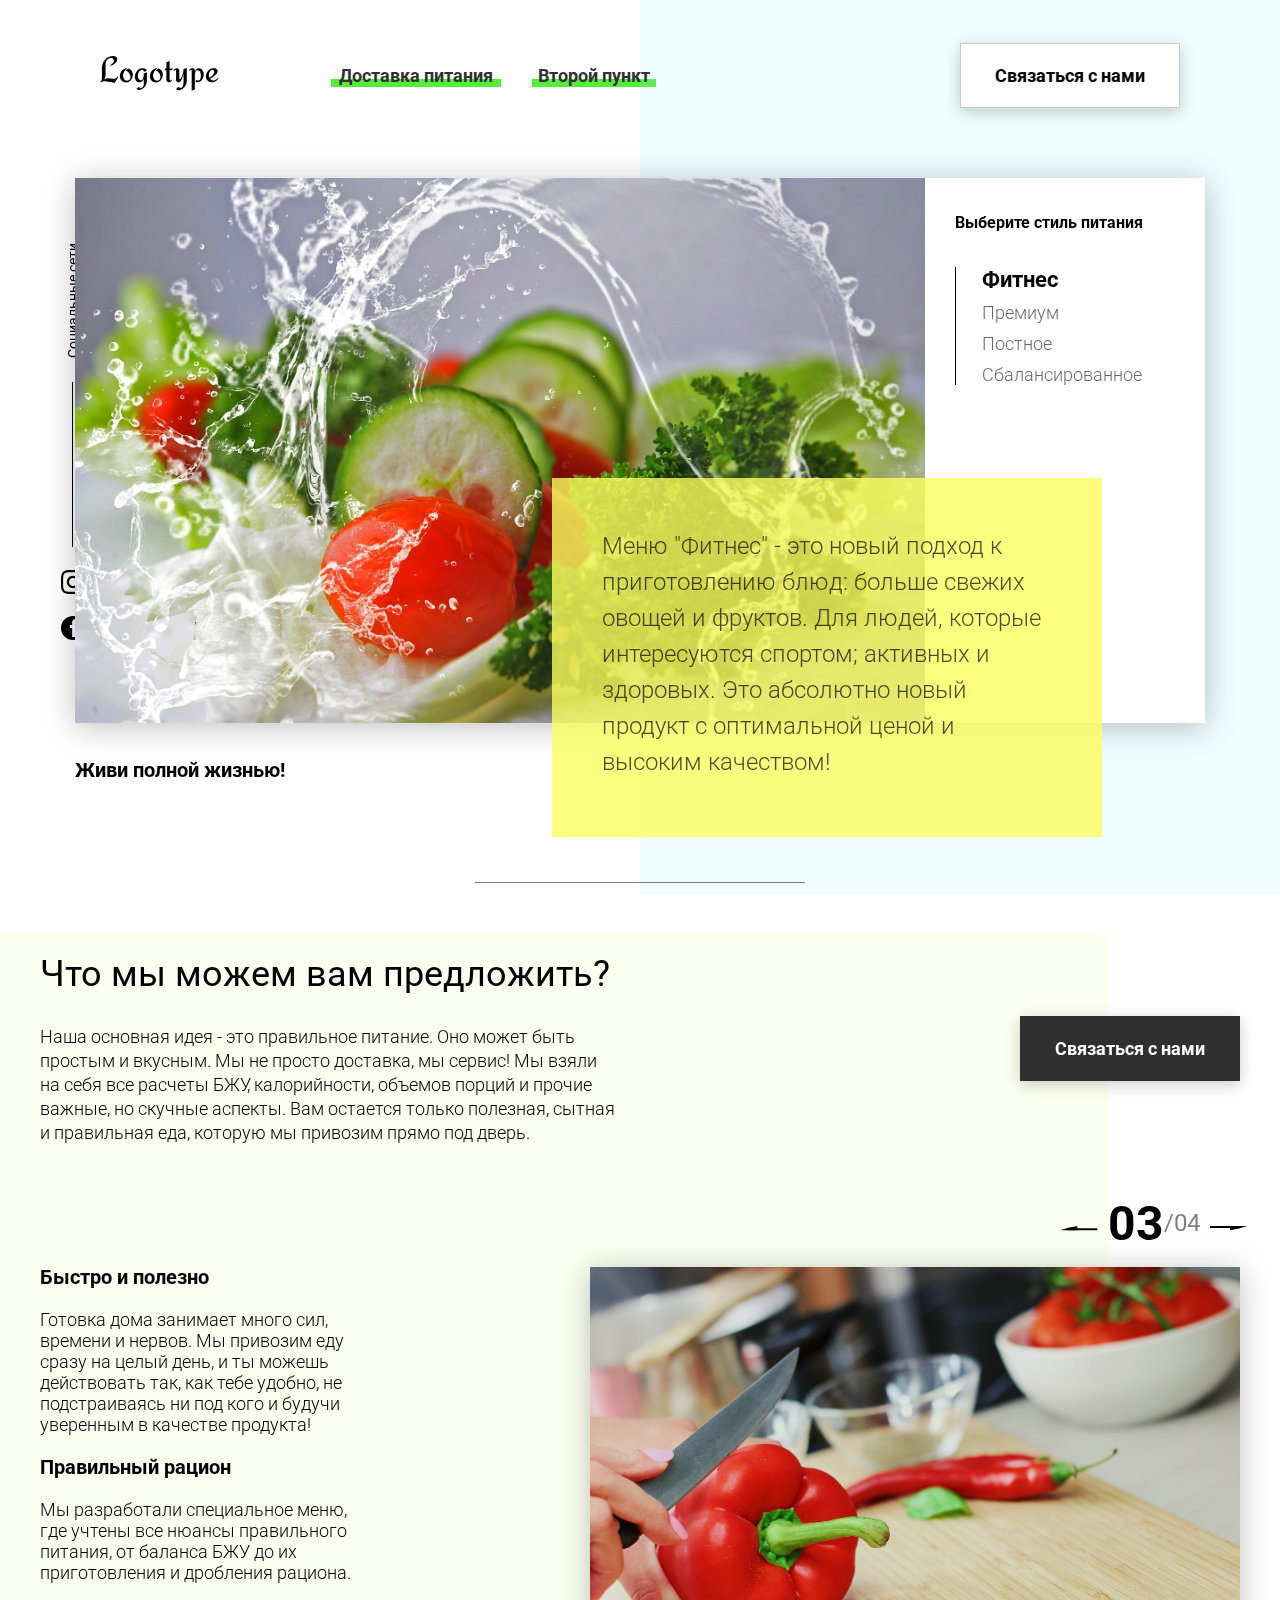
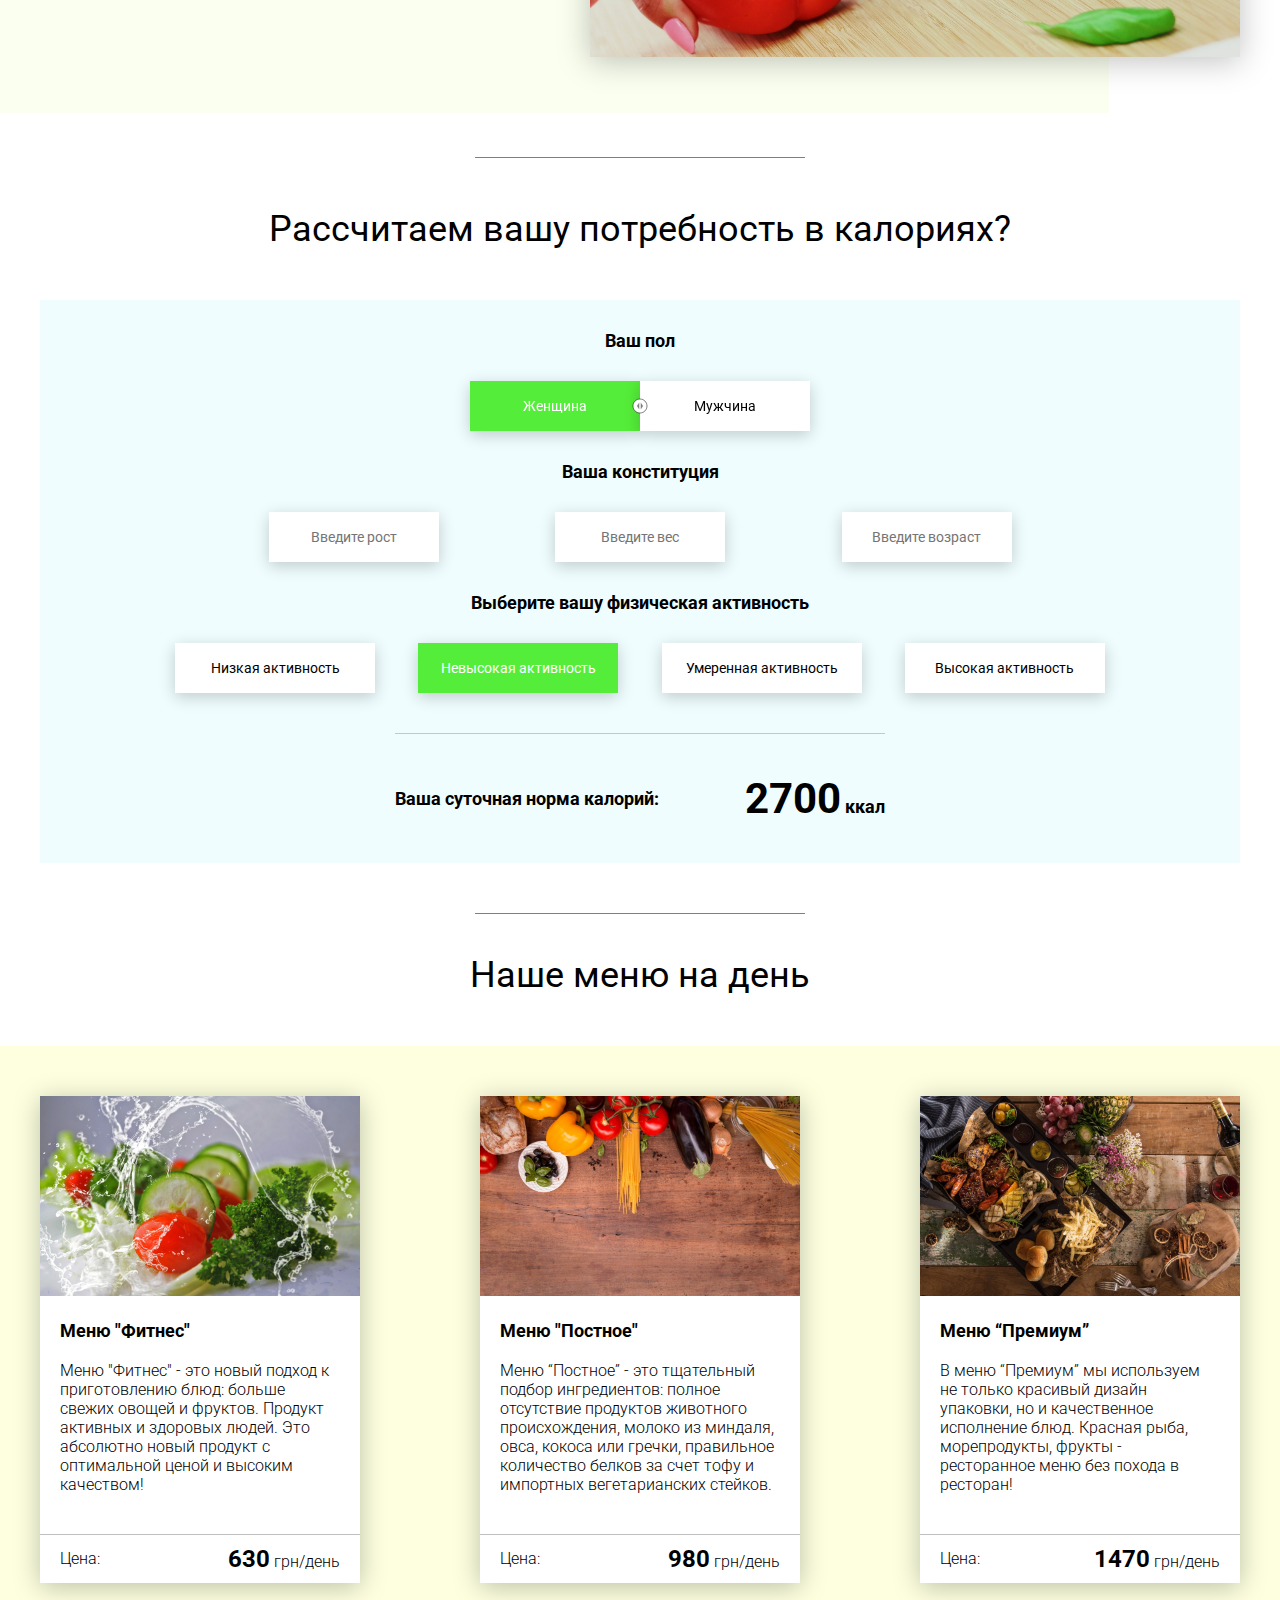
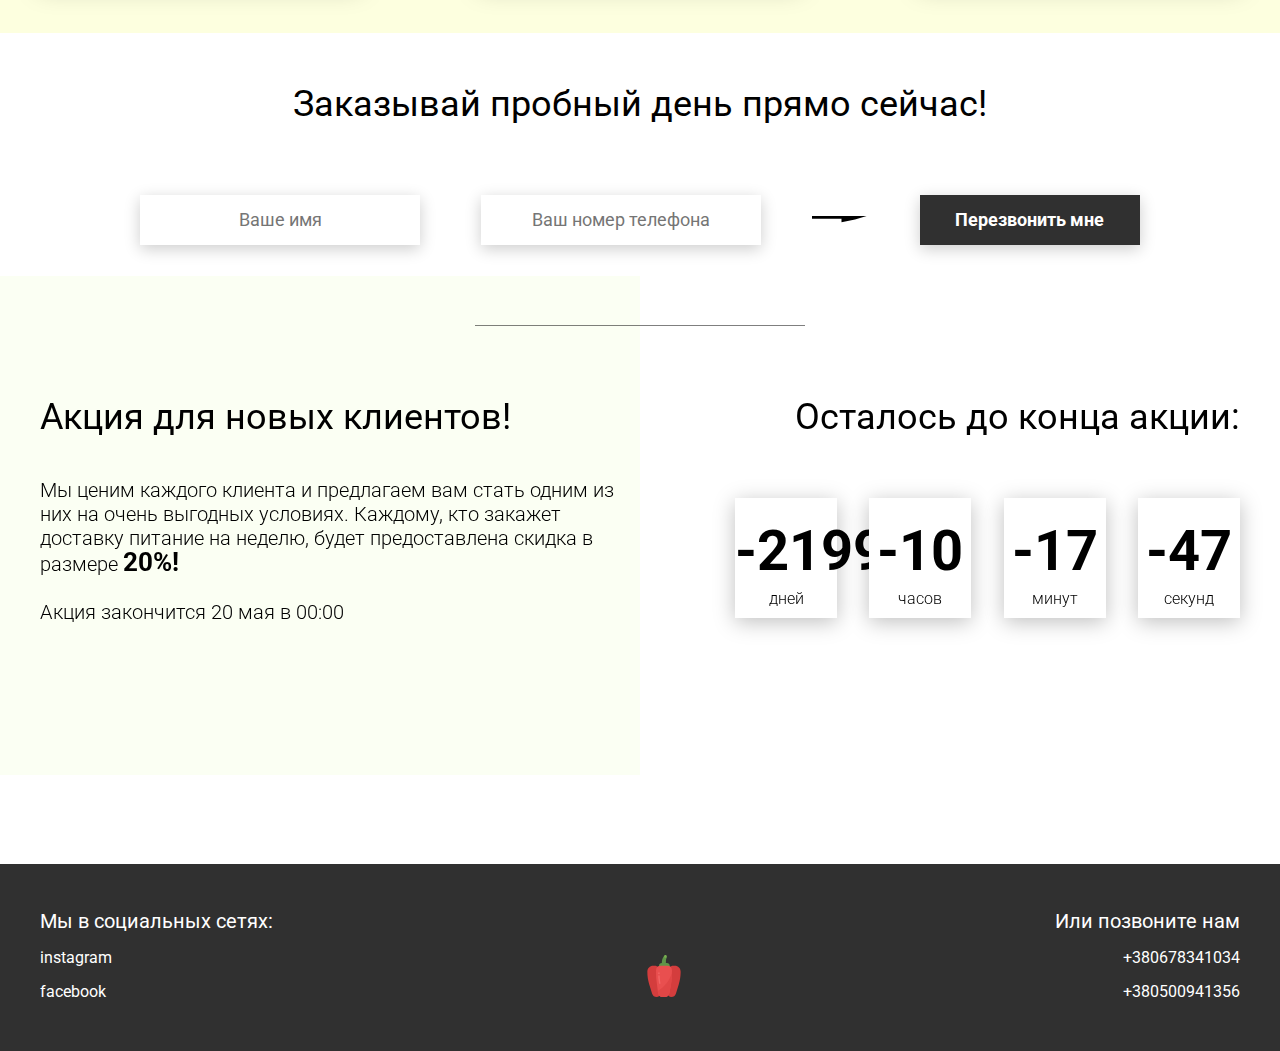
<file: project/index.html>
<!DOCTYPE html>
<html lang="en">
<head>
    <meta charset="UTF-8">
    <meta name="viewport" content="width=device-width, initial-scale=1.0">
    <title>Food</title>
    <link rel="stylesheet" href="css/style.css">
</head>
<body>
    <header class="header">
        <div class="header__left-block">
            <div class="header__logo">
                <img src="icons/logo.svg" alt="Логотип">
            </div>
            <nav class="header__links">
                <a href="#" class="header__link">Доставка питания</a>
                <a href="#" class="header__link">Второй пункт</a>
            </nav>
        </div>
        <div class="header__right-block">
            <button data-modal class="btn btn_white">Связаться с нами</button>
        </div>
    </header>
    <div class="sidepanel">
        <div class="sidepanel__text"><span>Социальные сети</span></div>
        <div class="sidepanel__divider"></div>
        <a href="#" class="sidepanel__icon">
            <img src="icons/instagram.svg" alt="instagram">
        </a>
        <a href="#" class="sidepanel__icon">
            <img src="icons/facebook.svg" alt="facebook">
        </a>
    </div>

    <div class="preview">
        <div class="bgc_blue"></div>
        <div class="container">
            <div class="tabcontainer">
                <div class="tabcontent">
                    <img src="img/tabs/vegy.jpg" alt="vegy">
                    <div class="tabcontent__descr">
                        Меню "Фитнес" - это новый подход к приготовлению блюд: больше свежих овощей и фруктов. Для людей, которые интересуются спортом; активных и здоровых. Это абсолютно новый продукт с оптимальной ценой и высоким качеством!
                    </div>
                </div>
                <div class="tabcontent">
                    <img src="img/tabs/elite.jpg" alt="elite">
                    <div class="tabcontent__descr">
                        Меню “Премиум” - мы используем не только красивый дизайн упаковки, но и качественное исполнение блюд. Красная рыба, морепродукты, фрукты - ресторанное меню без похода в ресторан!                                     
                    </div>
                </div>
                <div class="tabcontent">
                    <img src="img/tabs/post.jpg" alt="post">
                    <div class="tabcontent__descr">
                        Наше специальное “Постное меню” - это тщательный подбор ингредиентов: полное отсутствие продуктов животного происхождения. Полная гармония с собой и природой в каждом элементе! Все будет Ом!                                     
                    </div>
                </div>
                <div class="tabcontent">
                    <img src="img/tabs/vegy.jpg" alt="vegy">
                    <div class="tabcontent__descr">
                        Меню "Сбалансированное" - это соответствие вашего рациона всем научным рекомендациям. Мы тщательно просчитываем вашу потребность в к/б/ж/у и создаем лучшие блюда для вас.
                    </div>
                </div>
                <div class="tabheader">
                    <h3>Выберите стиль питания</h3>
                    <div class="tabheader__items">
                        <div class="tabheader__item tabheader__item_active">Фитнес</div>
                        <div class="tabheader__item">Премиум</div>
                        <div class="tabheader__item">Постное</div>
                        <div class="tabheader__item">Сбалансированное</div>
                    </div>
                </div>
            </div>
            <div class="preview__life">Живи полной жизнью!</div>
        </div>
    </div>

    <div class="divider"></div>

    <div class="offer">
        <div class="bgc_y"></div>
        <div class="container">
            <div class="offer__text">
                <h2 class="title">Что мы можем вам предложить?</h2>
                <div class="offer__descr">
                    Наша основная идея - это правильное питание. Оно может быть простым и вкусным. Мы не просто доставка, мы сервис! Мы взяли на себя все расчеты БЖУ, калорийности, объемов порций и прочие важные, но скучные аспекты. Вам остается только полезная, сытная и правильная еда, которую мы привозим прямо под дверь.
                </div>
            </div>
            <div class="offer__action">
                <button data-modal class="btn btn_dark">Связаться с нами</button>
            </div>
        </div>
        <div class="container">
            <div class="offer__advantages">
                <h2>Быстро и полезно</h2>
                <div class="offer__advantages-text">
                    Готовка дома занимает много сил, времени и нервов. Мы привозим еду сразу на целый день, и ты можешь действовать так, как тебе удобно, не подстраиваясь ни под кого и будучи уверенным в качестве продукта!
                </div>
                <h2>Правильный рацион</h2>
                <div class="offer__advantages-text">
                    Мы разработали специальное меню, где учтены все нюансы правильного питания, от баланса БЖУ до их приготовления и дробления рациона.
                </div>
            </div>
            <div class="offer__slider">
                <div class="offer__slider-counter">
                    <div class="offer__slider-prev">
                        <img src="icons/left.svg" alt="prev">
                    </div>
                    <span id="current">03</span>
                    /
                    <span id="total">04</span>
                    <div class="offer__slider-next">
                        <img src="icons/right.svg" alt="next">
                    </div>
                </div>
                <div class="offer__slider-wrapper">
                    <div class="offer__slide">
                        <img src="img/slider/pepper.jpg" alt="pepper">
                    </div>
                    <!-- <div class="offer__slide">
                        <img src="img/slider/food-12.jpg" alt="food">
                    </div>
                    <div class="offer__slide">
                        <img src="img/slider/olive-oil.jpg" alt="oil">
                    </div>
                    <div class="offer__slide">
                        <img src="img/slider/paprika.jpg" alt="paprika">
                    </div> -->
                </div>
            </div>
        </div>
    </div>

    <div class="divider"></div>

    <div class="calculating">
        <div class="container">
            <h2 class="title">Рассчитаем вашу потребность в калориях?
            </h2>
            <div class="calculating__field">
                <div class="calculating__subtitle">
                    Ваш пол
                </div>
                <div class="calculating__choose" id="gender">
                    <div class="calculating__choose-item calculating__choose-item_active">Женщина</div>
                    <div class="calculating__choose-item">Мужчина</div>
                </div>

                <div class="calculating__subtitle">
                    Ваша конституция
                </div>
                <div class="calculating__choose calculating__choose_medium">
                    <input type="text" id="height" placeholder="Введите рост" class="calculating__choose-item">
                    <input type="text" id="weight" placeholder="Введите вес"  class="calculating__choose-item">
                    <input type="text" id="age" placeholder="Введите возраст" class="calculating__choose-item">
                </div>

                <div class="calculating__subtitle">
                    Выберите вашу физическая активность
                </div>
                <div class="calculating__choose calculating__choose_big">
                    <div id="low" class="calculating__choose-item">Низкая активность </div>
                    <div id="small"  class="calculating__choose-item calculating__choose-item_active">Невысокая активность</div>
                    <div id="medium" class="calculating__choose-item">Умеренная активность</div>
                    <div id="high" class="calculating__choose-item">Высокая активность</div>
                </div>

                <div class="calculating__divider"></div>

                <div class="calculating__total">
                    <div class="calculating__subtitle">
                        Ваша суточная норма калорий:
                    </div>
                    <div class="calculating__result">
                        <span>2700</span> ккал
                    </div>
                </div>
            </div>
        </div>
    </div>

    <div class="divider"></div>

    <div class="menu">
        <h2 class="title">Наше меню на день</h2>

        <div class="menu__field">
            <div class="container">                
                   
            </div>
        </div>          
        
    </div>

    <div class="order">
        <div class="container">
            <div class="title">Заказывай пробный день прямо сейчас!</div>
            <form action="#" class="order__form">
                <input required placeholder="Ваше имя" name="name" type="text" class="order__input">
                <input required placeholder="Ваш номер телефона" name="phone" type="phone" class="order__input">
                <img src="icons/right.svg" alt="right">
                <button class="btn btn_dark btn_min">Перезвонить мне</button>
            </form>
        </div>
    </div>

    <div class="divider"></div>

    <div class="promotion">
        <div class="bgc_y"></div>
        <div class="container">
            <div class="promotion__text">
                <div class="title">Акция для новых клиентов!</div>
                <div class="promotion__descr">
                    Мы ценим каждого клиента и предлагаем вам стать одним из них на очень выгодных условиях. 
                    Каждому, кто закажет доставку питание на неделю, будет предоставлена скидка в размере <span>20%!</span>
                    <br><br>
                    Акция закончится 20 мая в 00:00
                </div>
            </div>
            <div class="promotion__timer">
                <div class="title">Осталось до конца акции:</div>
                <div class="timer">
                    <div class="timer__block">
                        <span id="days">12</span>
                        дней
                    </div>
                    <div class="timer__block">
                        <span id="hours">20</span>
                        часов
                    </div>
                    <div class="timer__block">
                        <span id="minutes">56</span>
                        минут
                    </div>
                    <div class="timer__block">
                        <span id="seconds">20</span>
                        секунд
                    </div>
                </div>
            </div>
        </div>
    </div>

    <footer class="footer">
        <div class="container">
            <div class="social">
                <div class="subtitle">Мы в социальных сетях:</div>
                <a href="#" class="link">instagram</a>
                <a href="#" class="link">facebook</a>
            </div>
            <div class="pepper">
                <img src="icons/veg.svg" alt="pepper">
            </div>
            <div class="call">
                <div class="subtitle">Или позвоните нам</div>
                <a href="#" class="link">+380678341034</a>
                <a href="#" class="link">+380500941356</a>
            </div>
        </div>
    </footer>

    <div class="modal">
        <div class="modal__dialog">
            <div class="modal__content">
                <form action="#">
                    <div data-close class="modal__close">&times;</div>
                    <div class="modal__title">Мы свяжемся с вами как можно быстрее!</div>
                    <input required placeholder="Ваше имя" name="name" type="text" class="modal__input">
                    <input required placeholder="Ваш номер телефона" name="phone" type="phone" class="modal__input">
                    <button class="btn btn_dark btn_min">Перезвонить мне</button>
                </form>
            </div>
        </div>
    </div>

    <script src="js/script.js"></script>
</body>
</html>
</file>
<file: project/css/style.css>
@import url(https://fonts.googleapis.com/css?family=Roboto:300,400,700&display=swap&subset=cyrillic-ext);*{box-sizing:border-box;margin:0;padding:0;font-family:Roboto,sans-serif}a{text-decoration:none}.btn{width:220px;height:65px;display:flex;justify-content:center;align-items:center;background-color:#fff;font-size:18px;font-weight:700;border:1px solid rgba(0,0,0,.2);box-shadow:0 4px 15px rgba(0,0,0,.2);cursor:pointer;transition:.3s all;outline:0}.btn_white{background-color:#fff}.btn_dark{background-color:#303030;color:#fff;border:none}.btn_min{height:50px}.btn:hover{box-shadow:0 4px 30px rgba(0,0,0,.3)}.container{max-width:1200px;margin:0 auto}.divider{width:330px;height:1px;margin:0 auto;background-color:rgba(0,0,0,.5)}.title{font-size:36px;font-weight:400}.header{display:flex;justify-content:space-between;align-items:center;height:150px;padding:0 100px}.header__left-block{display:flex;justify-content:space-between;min-width:550px}.header__logo{max-width:170px}.header__logo img{width:100%}.header__links{display:flex;align-items:center}.header__link{position:relative;margin-right:45px;font-weight:700;font-size:18px;color:#303030}.header__link:after{content:'';position:absolute;display:block;width:110%;left:-5%;bottom:-1px;z-index:-1;height:8px;background:#54ed39}.header__link:last-child{margin-right:0}.sidepanel{position:fixed;left:60px;top:240px;height:400px;width:25px;display:flex;flex-direction:column;justify-content:space-between;align-items:center}.sidepanel__text{width:120px;height:120px;font-size:14px}.sidepanel__text span{display:flex;transform:rotate(-90deg) translateX(-50px)}.sidepanel__divider{width:1px;height:165px;background-color:#000}.sidepanel__icon{width:24px;height:24px}.sidepanel__icon img{width:100%}.preview{padding:28px 0 100px 0;position:relative}.preview__life{font-weight:700;font-size:20px;margin-left:35px;margin-top:35px}.bgc_blue{position:absolute;right:0;top:-155px;width:50vw;height:900px;background:rgba(146,242,255,.15);z-index:-1}.tabcontainer{display:flex;width:1130px;margin:0 auto;box-shadow:0 4px 30px rgba(0,0,0,.25)}.tabcontent{width:850px;position:relative}.tabcontent img{width:100%;height:100%;object-fit:cover}.tabcontent__descr{position:absolute;top:300px;right:-177px;width:550px;height:359px;background:rgba(251,254,93,.8);padding:50px;font-size:24px;font-weight:300;line-height:36px;color:rgba(0,0,0,.7)}.tabheader{width:280px;padding:35px 30px;background-color:#fff}.tabheader h3{font-weight:700;font-size:16px}.tabheader__items{margin-top:35px;padding-left:26px;border-left:1px solid #000}.tabheader__item{font-weight:700;font-size:18px;font-weight:300;margin-top:10px;color:rgba(0,0,0,.6);cursor:pointer;transition:.3s all}.tabheader__item_active{color:#000;font-size:22px;font-weight:700}.offer{padding:70px 0 100px 0;position:relative}.offer .container{display:flex;justify-content:space-between}.offer .bgc_y{position:absolute;width:1109px;height:780px;background:rgba(243,255,222,.45);z-index:-1;top:50px}.offer__text{width:580px}.offer__descr{font-size:18px;margin-top:30px;font-weight:300;line-height:24px}.offer__action{display:flex;align-items:center;justify-content:flex-end}.offer__advantages{width:330px;margin-top:50px}.offer__advantages h2{font-weight:700;font-size:20px;margin-top:20px}.offer__advantages h2:first-child{margin-top:70px}.offer__advantages-text{margin-top:20px;font-size:18px;font-weight:300;line-height:21px}.offer__slider{width:650px;margin-top:50px;display:flex;flex-direction:column;align-items:flex-end}.offer__slider-counter{display:flex;width:180px;align-items:center;font-size:24px;color:rgba(0,0,0,.5)}.offer__slider-wrapper{width:100%;margin-top:15px;box-shadow:0 4px 30px rgba(0,0,0,.25)}.offer__slider-prev{margin-right:10px;cursor:pointer}.offer__slider-next{margin-left:10px;cursor:pointer}.offer__slider #current{font-size:48px;font-weight:700;color:#000}.offer__slide{width:100%;height:390px}.offer__slide img{width:100%;height:100%;object-fit:cover}.calculating{padding:50px 0}.calculating .title{text-align:center}.calculating__field{width:100%;margin-top:50px;background:rgba(146,242,255,.15);padding:30px 0 40px 0}.calculating__subtitle{text-align:center;font-size:18px;font-weight:700;margin-top:30px}.calculating__subtitle:first-child{margin-top:0}.calculating #gender:after{content:'';position:absolute;top:50%;transform:translateY(-50%);display:block;width:16px;height:16px;background:url(../icons/switch.svg) center center/cover no-repeat}.calculating__choose{position:relative;display:flex;margin-top:30px;justify-content:center}.calculating__choose-item{display:flex;align-items:center;justify-content:center;width:170px;height:50px;padding:0 10px;background:#fff;box-shadow:0 4px 15px rgba(0,0,0,.2);border:none;text-align:center;font-size:14px;cursor:pointer;outline:0;transition:.3s all}.calculating__choose-item_active{color:#fff;background-color:#54ed39}.calculating__choose_medium{width:743px;justify-content:space-between;margin:30px auto 0 auto}.calculating__choose_big{width:930px;justify-content:space-between;margin:30px auto 0 auto}.calculating__choose_big .calculating__choose-item{width:200px}.calculating__divider{width:490px;height:1px;margin:40px auto;background-color:rgba(0,0,0,.2)}.calculating__total{width:490px;margin:0 auto;display:flex;justify-content:space-between;align-items:center}.calculating__result{font-size:18px;font-weight:700}.calculating__result span{font-size:42px}.menu{padding:40px 0 50px 0}.menu .container{display:flex;justify-content:space-between;align-items:flex-start}.menu .title{text-align:center}.menu__field{margin-top:50px;padding:50px 0;width:100%;background:rgba(249,254,126,.25)}.menu__item{width:320px;min-height:450px;background:#fff;box-shadow:0 4px 25px rgba(0,0,0,.25);font-size:16px;font-weight:300}.menu__item img{width:100%;height:200px;object-fit:cover}.menu__item-subtitle{font-weight:700;font-size:18px;padding:0 20px;margin-top:20px}.menu__item-descr{margin-top:20px;padding:0 20px}.menu__item-divider{width:100%;height:1px;background-color:rgba(0,0,0,.25);margin-top:40px}.menu__item-price{display:flex;justify-content:space-between;align-items:center;padding:10px 20px}.menu__item-price span{font-size:24px;font-weight:700}.order{padding-bottom:80px}.order .title{text-align:center}.order__form{margin-top:70px;padding:0 100px;display:flex;justify-content:space-between;align-items:center}.order__form img{transform:scale(1.5)}.order__input{width:280px;height:50px;background:#fff;box-shadow:0 4px 15px rgba(0,0,0,.2);border:none;font-size:18px;text-align:center;padding:0 20px;outline:0}.promotion{padding:70px 0 240px 0;position:relative}.promotion .container{display:flex}.promotion .bgc_y{position:absolute;width:50%;height:499px;background:rgba(243,255,222,.35);z-index:-1;top:-50px;left:0}.promotion__text{width:50%}.promotion__descr{margin-top:40px;font-size:20px;line-height:24px;font-weight:300}.promotion__descr span{font-weight:700;font-size:26px}.promotion__timer{width:50%}.promotion__timer .title{text-align:right}.promotion__timer .timer{margin-top:60px;padding-left:95px;display:flex;justify-content:space-between;align-items:center}.promotion__timer .timer__block{width:102px;height:120px;background:#fff;box-shadow:0 4px 20px rgba(0,0,0,.25);font-size:16px;font-weight:300;text-align:center}.promotion__timer .timer__block span{display:block;margin-top:20px;margin-bottom:5px;font-size:56px;font-weight:700}.footer{min-height:180px;background-color:#303030;padding:45px 0 50px 0;color:#fff}.footer .container{height:100%;display:flex;justify-content:space-between;align-items:flex-end}.footer .subtitle{font-size:20px}.footer .link{display:block;margin-top:15px;font-size:16px;color:#fff}.footer .call{text-align:right}.modal{position:fixed;top:0;left:0;z-index:1050;display:none;width:100%;height:100%;overflow:hidden;background-color:rgba(0,0,0,.5)}.modal__dialog{max-width:500px;margin:40px auto}.modal__content{position:relative;width:100%;padding:40px;background-color:#fff;border:1px solid rgba(0,0,0,.2);border-radius:4px;max-height:80vh;overflow-y:auto}.modal__close{position:absolute;top:8px;right:14px;font-size:30px;color:#000;opacity:.5;font-weight:700;border:none;background-color:transparent;cursor:pointer}.modal__title{text-align:center;font-size:22px;text-transform:uppercase}.modal__input{display:block;margin:20px auto 20px auto;width:280px;height:50px;background:#fff;box-shadow:0 4px 15px rgba(0,0,0,.2);border:none;font-size:18px;text-align:center;padding:0 20px;outline:0}.modal .btn{display:block;width:280px;margin:0 auto}.show{display:block}.hide{display:none;}.fade{animation-name: fade;animation-duration: 1.5s}@keyframes fade{from{opacity: 0.1;}to{opacity: 1;}}
</file>
